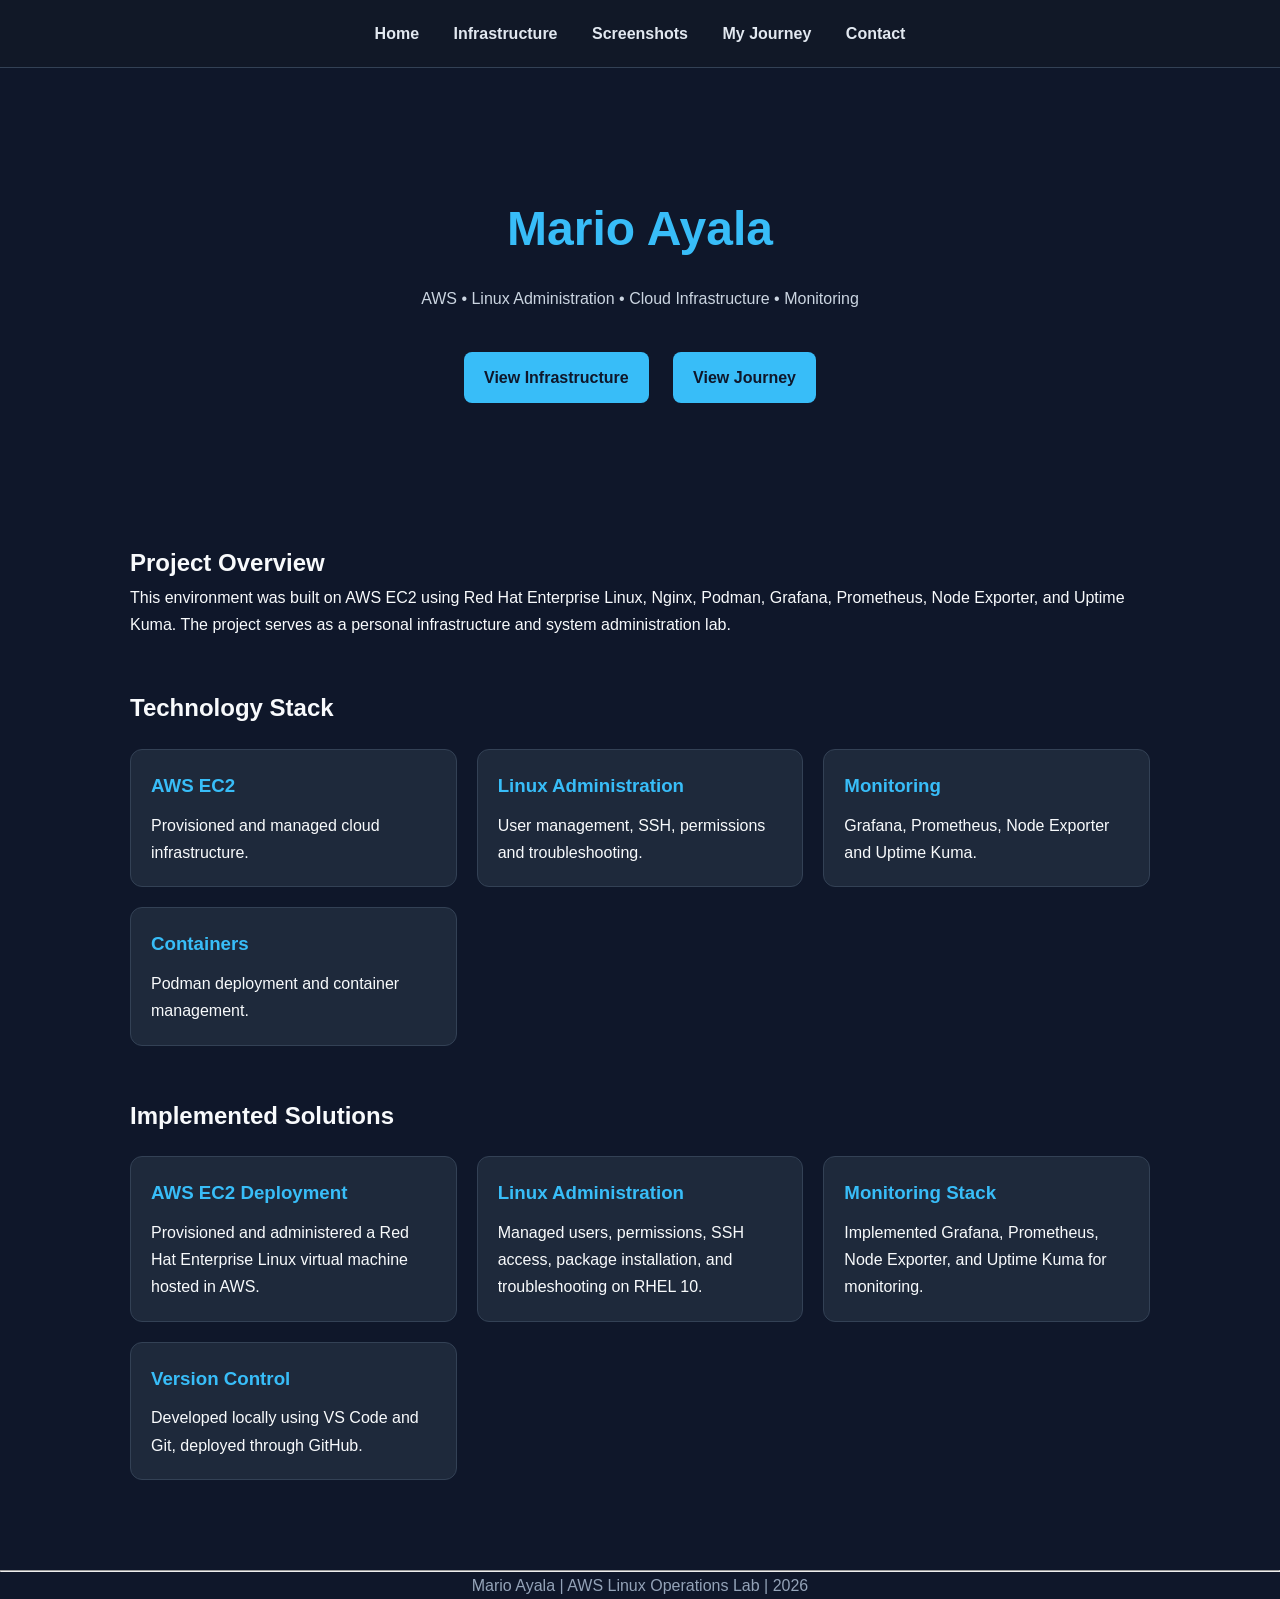
<file: index.html>
<!DOCTYPE html>
<html lang="en">

<head>
    <meta charset="UTF-8">
    <title>Mario Ayala | AWS Linux Operations Lab</title>
    <link rel="stylesheet" href="css/style.css">
</head>

<body>

<nav>
    <a href="index.html">Home</a>
    <a href="infrastructure.html">Infrastructure</a>
    <a href="screenshots.html">Screenshots</a>
    <a href="resume.html">My Journey</a>
    <a href="contact.html">Contact</a>
</nav>

<div class="container">

    <section class="hero">
        <h1>Mario Ayala</h1>

        <p>
            AWS • Linux Administration • Cloud Infrastructure • Monitoring
        </p>

        <div class="hero-buttons">
            <a href="infrastructure.html" class="button">
                View Infrastructure
            </a>

            <a href="resume.html" class="button">
                View Journey
            </a>
        </div>
    </section>

    <section class="section">
        <h2>Project Overview</h2>

        <p>
            This environment was built on AWS EC2 using Red Hat Enterprise Linux,
            Nginx, Podman, Grafana, Prometheus, Node Exporter, and Uptime Kuma.
            The project serves as a personal infrastructure and system administration lab.
        </p>
    </section>

    <section class="section">

        <h2>Technology Stack</h2>

        <div class="card-grid">

            <div class="card">
                <h3>AWS EC2</h3>
                <p>Provisioned and managed cloud infrastructure.</p>
            </div>

            <div class="card">
                <h3>Linux Administration</h3>
                <p>User management, SSH, permissions and troubleshooting.</p>
            </div>

            <div class="card">
                <h3>Monitoring</h3>
                <p>Grafana, Prometheus, Node Exporter and Uptime Kuma.</p>
            </div>

            <div class="card">
                <h3>Containers</h3>
                <p>Podman deployment and container management.</p>
            </div>

        </div>

    </section>

    <section class="section">

        <h2>Implemented Solutions</h2>

        <div class="card-grid">

            <div class="card">
                <h3>AWS EC2 Deployment</h3>
                <p>
                    Provisioned and administered a Red Hat Enterprise Linux
                    virtual machine hosted in AWS.
                </p>
            </div>

            <div class="card">
                <h3>Linux Administration</h3>
                <p>
                    Managed users, permissions, SSH access, package installation,
                    and troubleshooting on RHEL 10.
                </p>
            </div>

            <div class="card">
                <h3>Monitoring Stack</h3>
                <p>
                    Implemented Grafana, Prometheus, Node Exporter,
                    and Uptime Kuma for monitoring.
                </p>
            </div>

            <div class="card">
                <h3>Version Control</h3>
                <p>
                    Developed locally using VS Code and Git,
                    deployed through GitHub.
                </p>
            </div>

        </div>

    </section>

</div>

</body>

<footer>
    <hr>

    <p>
        Mario Ayala | AWS Linux Operations Lab | 2026
    </p>

</footer>
</html>
</file>
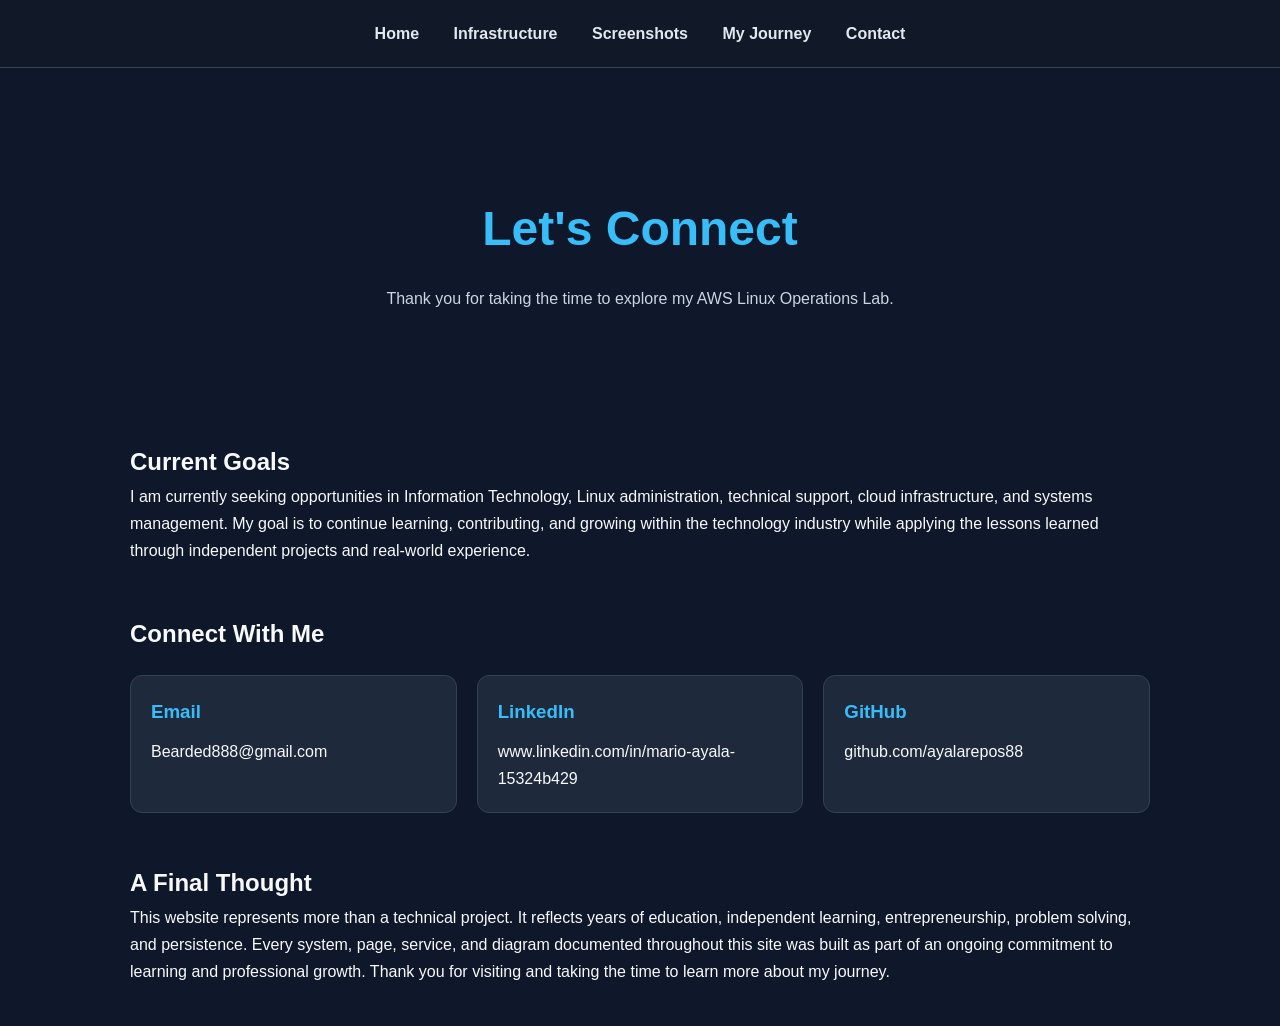
<file: contact.html>
<!DOCTYPE html>
<html>

<head>
    <meta charset="UTF-8">
    <title>Contact</title>
    <link rel="stylesheet" href="css/style.css">
</head>

<body>

<nav>
    <a href="index.html">Home</a>
    <a href="infrastructure.html">Infrastructure</a>
    <a href="screenshots.html">Screenshots</a>
    <a href="resume.html">My Journey</a>
    <a href="contact.html">Contact</a>
</nav>

<div class="container">

    <section class="hero">

        <h1>Let's Connect</h1>

        <p>
            Thank you for taking the time to explore my AWS Linux Operations Lab.
        </p>

    </section>

    <section class="section">

        <h2>Current Goals</h2>

        <p>
            I am currently seeking opportunities in Information Technology,
            Linux administration, technical support, cloud infrastructure,
            and systems management.

            My goal is to continue learning, contributing, and growing within
            the technology industry while applying the lessons learned through
            independent projects and real-world experience.
        </p>

    </section>

    <section class="section">

        <h2>Connect With Me</h2>

        <div class="card-grid">

            <div class="card">
                <h3>Email</h3>

                <p>
                    Bearded888@gmail.com
                </p>
            </div>

            <div class="card">
                <h3>LinkedIn</h3>

                <p>
                    www.linkedin.com/in/mario-ayala-15324b429
                </p>
            </div>

            <div class="card">
                <h3>GitHub</h3>

                <p>
                    github.com/ayalarepos88
                </p>
            </div>

        </div>

    </section>

    <section class="section">

        <h2>A Final Thought</h2>

        <p>
            This website represents more than a technical project.

            It reflects years of education, independent learning,
            entrepreneurship, problem solving, and persistence.

            Every system, page, service, and diagram documented throughout
            this site was built as part of an ongoing commitment to learning
            and professional growth.

            Thank you for visiting and taking the time to learn more about my journey.
        </p>

    </section>

</div>

</body>

</html>
</file>
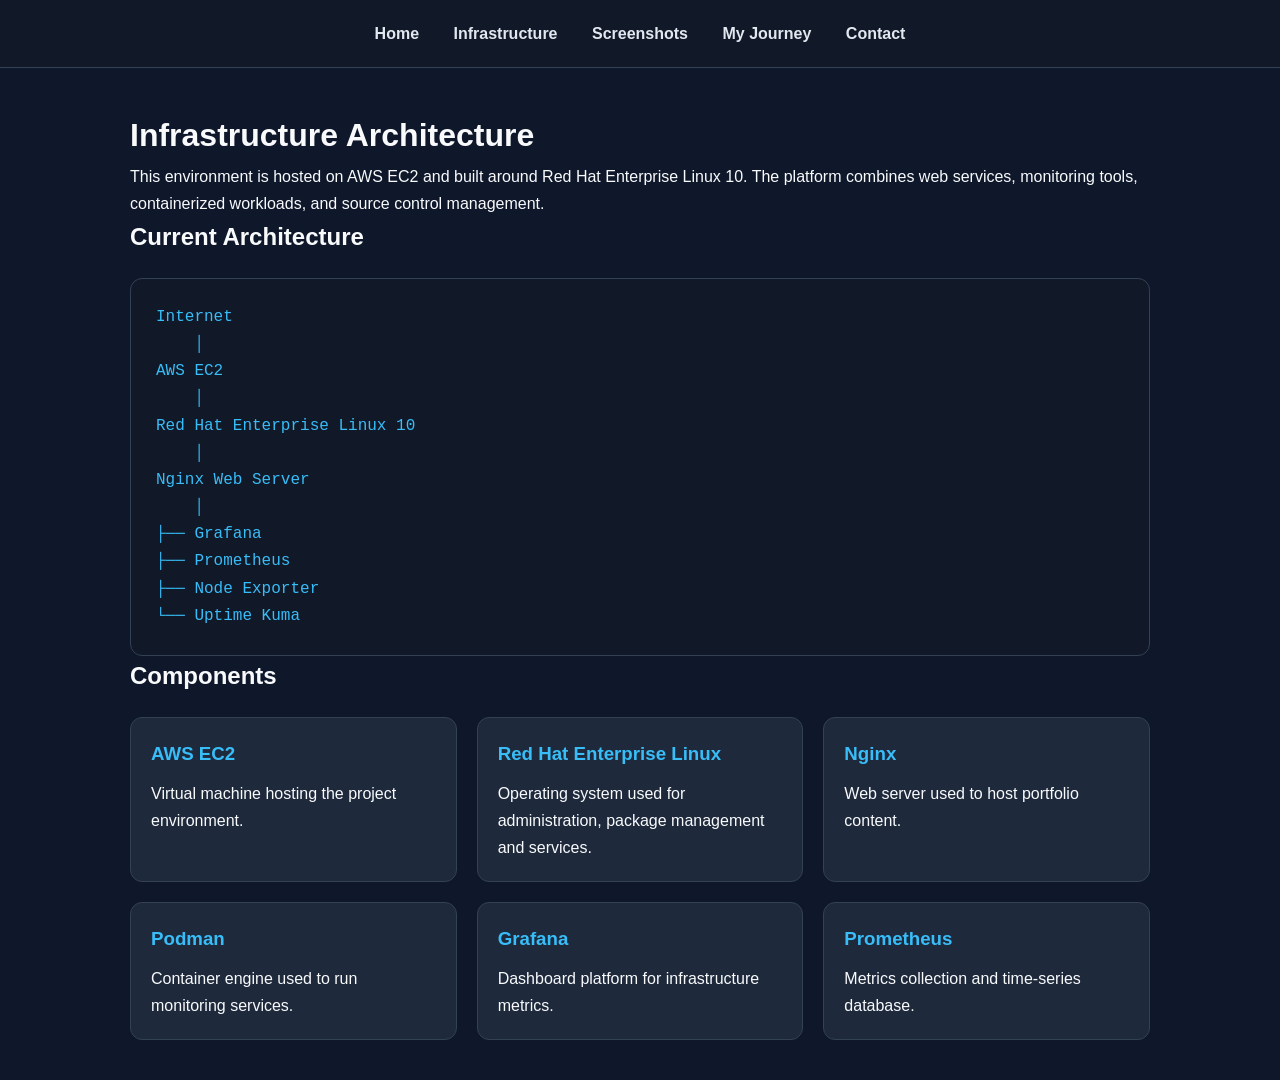
<file: infrastructure.html>
<!DOCTYPE html>
<html>

<head>
    <meta charset="UTF-8">
    <title>Infrastructure Architecture</title>
    <link rel="stylesheet" href="css/style.css">
</head>

<body>

<nav>
    <a href="index.html">Home</a>
    <a href="infrastructure.html">Infrastructure</a>
    <a href="screenshots.html">Screenshots</a>
    <a href="resume.html">My Journey</a>
    <a href="contact.html">Contact</a>
</nav>

<div class="container">

    <h1>Infrastructure Architecture</h1>

    <p>
        This environment is hosted on AWS EC2 and built around
        Red Hat Enterprise Linux 10. The platform combines
        web services, monitoring tools, containerized workloads,
        and source control management.
    </p>

    <h2>Current Architecture</h2>

    <div class="architecture-box">

<pre>
Internet
    │
AWS EC2
    │
Red Hat Enterprise Linux 10
    │
Nginx Web Server
    │
├── Grafana
├── Prometheus
├── Node Exporter
└── Uptime Kuma
</pre>

    </div>

    <h2>Components</h2>

    <div class="card-grid">

        <div class="card">
            <h3>AWS EC2</h3>
            <p>
                Virtual machine hosting the project environment.
            </p>
        </div>

        <div class="card">
            <h3>Red Hat Enterprise Linux</h3>
            <p>
                Operating system used for administration,
                package management and services.
            </p>
        </div>

        <div class="card">
            <h3>Nginx</h3>
            <p>
                Web server used to host portfolio content.
            </p>
        </div>

        <div class="card">
            <h3>Podman</h3>
            <p>
                Container engine used to run monitoring services.
            </p>
        </div>

        <div class="card">
            <h3>Grafana</h3>
            <p>
                Dashboard platform for infrastructure metrics.
            </p>
        </div>

        <div class="card">
            <h3>Prometheus</h3>
            <p>
                Metrics collection and time-series database.
            </p>
        </div>

    </div>

</div>

</body>

</html>
</file>
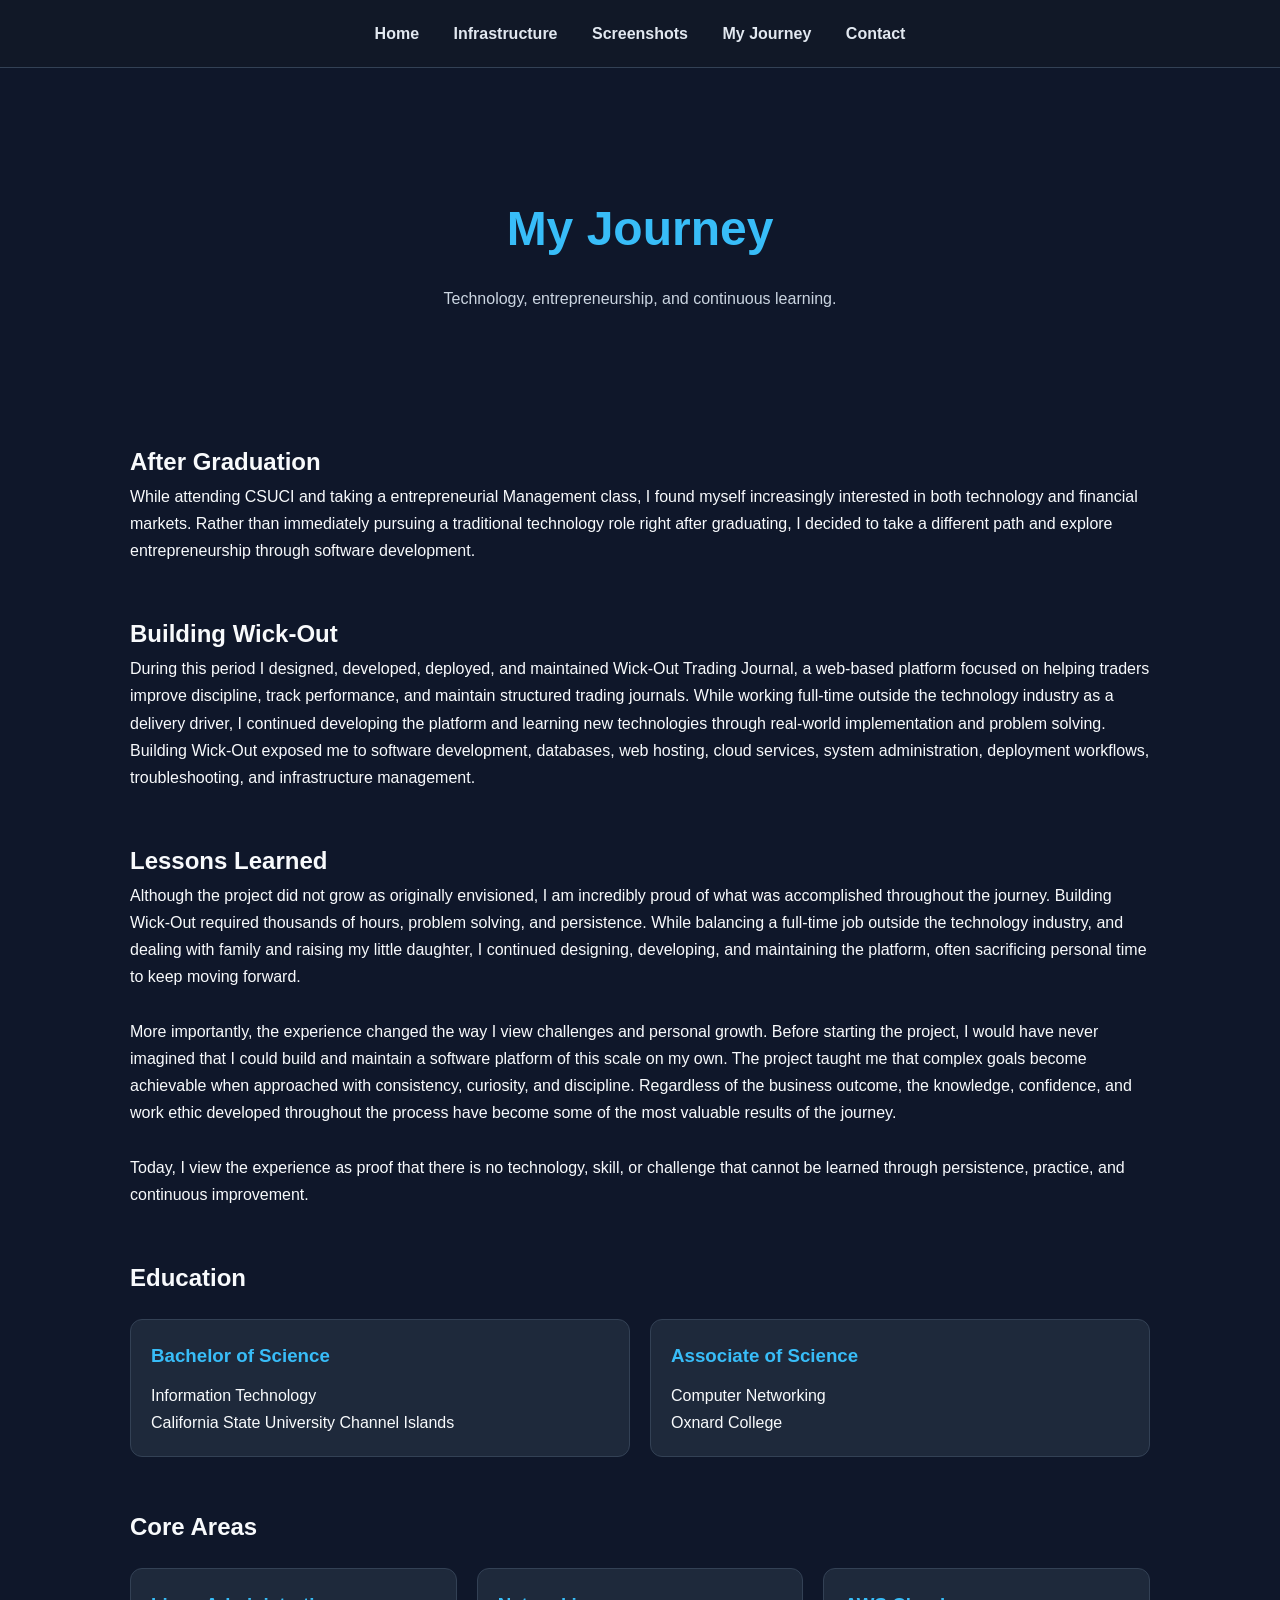
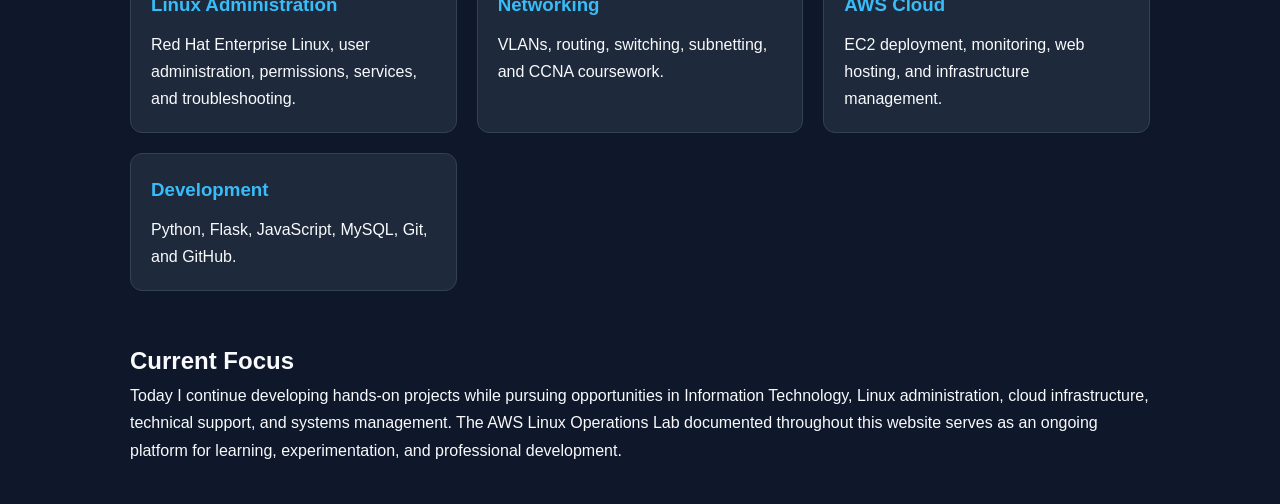
<file: resume.html>
<!DOCTYPE html>
<html>

<head>
    <meta charset="UTF-8">
    <title>My Journey</title>
    <link rel="stylesheet" href="css/style.css">
</head>

<body>

<nav>
    <a href="index.html">Home</a>
    <a href="infrastructure.html">Infrastructure</a>
    <a href="screenshots.html">Screenshots</a>
    <a href="resume.html">My Journey</a>
    <a href="contact.html">Contact</a>
</nav>

<div class="container">

    <section class="hero">
        <h1>My Journey</h1>

        <p>
            Technology, entrepreneurship, and continuous learning.
        </p>
    </section>

    <section class="section">

        <h2>After Graduation</h2>

        <p>
            While attending CSUCI and taking a entrepreneurial Management class, I found myself
            increasingly interested in both technology and financial markets.

            Rather than immediately pursuing a traditional technology role right after graduating,
            I decided to take a different path and explore entrepreneurship
            through software development.
        </p>

    </section>

    <section class="section">

        <h2>Building Wick-Out</h2>

        <p>
            During this period I designed, developed, deployed, and maintained
            Wick-Out Trading Journal, a web-based platform focused on helping
            traders improve discipline, track performance, and maintain
            structured trading journals.

            While working full-time outside the technology industry as a
            delivery driver, I continued developing the platform and learning
            new technologies through real-world implementation and problem
            solving.
        </p>

        <p>
            Building Wick-Out exposed me to software development,
            databases, web hosting, cloud services, system administration,
            deployment workflows, troubleshooting, and infrastructure
            management.
        </p>

    </section>

    <section class="section">

        <h2>Lessons Learned</h2>

        <p>
        Although the project did not grow as originally envisioned, I am incredibly
        proud of what was accomplished throughout the journey. Building Wick-Out required thousands of hours, problem solving,
        and persistence. While balancing a full-time job outside the technology
        industry, and dealing with family and raising my little daughter, I continued designing, developing, and maintaining the platform,
        often sacrificing personal time to keep moving forward.
        </p>
 
        <p>
        More importantly, the experience changed the way I view challenges and
        personal growth. Before starting the project, I would have never imagined
        that I could build and maintain a software platform of this scale on my own. The project taught me that complex goals become achievable when approached
        with consistency, curiosity, and discipline. Regardless of the business
        outcome, the knowledge, confidence, and work ethic developed throughout
        the process have become some of the most valuable results of the journey.
        </p>
 
        <p>
        Today, I view the experience as proof that there is no technology,
        skill, or challenge that cannot be learned through persistence,
        practice, and continuous improvement.
        </p>

    </section>

    <section class="section">

        <h2>Education</h2>

        <div class="card-grid">

            <div class="card">
                <h3>Bachelor of Science</h3>

                <p>
                    Information Technology<br>
                    California State University Channel Islands
                </p>
            </div>

            <div class="card">
                <h3>Associate of Science</h3>

                <p>
                    Computer Networking<br>
                    Oxnard College
                </p>
            </div>

        </div>

    </section>

    <section class="section">

        <h2>Core Areas</h2>

        <div class="card-grid">

            <div class="card">
                <h3>Linux Administration</h3>

                <p>
                    Red Hat Enterprise Linux, user administration,
                    permissions, services, and troubleshooting.
                </p>
            </div>

            <div class="card">
                <h3>Networking</h3>

                <p>
                    VLANs, routing, switching, subnetting,
                    and CCNA coursework.
                </p>
            </div>

            <div class="card">
                <h3>AWS Cloud</h3>

                <p>
                    EC2 deployment, monitoring,
                    web hosting, and infrastructure management.
                </p>
            </div>

            <div class="card">
                <h3>Development</h3>

                <p>
                    Python, Flask, JavaScript,
                    MySQL, Git, and GitHub.
                </p>
            </div>

        </div>

    </section>

    <section class="section">

        <h2>Current Focus</h2>

        <p>
            Today I continue developing hands-on projects while pursuing
            opportunities in Information Technology, Linux administration,
            cloud infrastructure, technical support, and systems management.

            The AWS Linux Operations Lab documented throughout this website
            serves as an ongoing platform for learning, experimentation,
            and professional development.
        </p>

    </section>

</div>

</body>

</html>
</file>
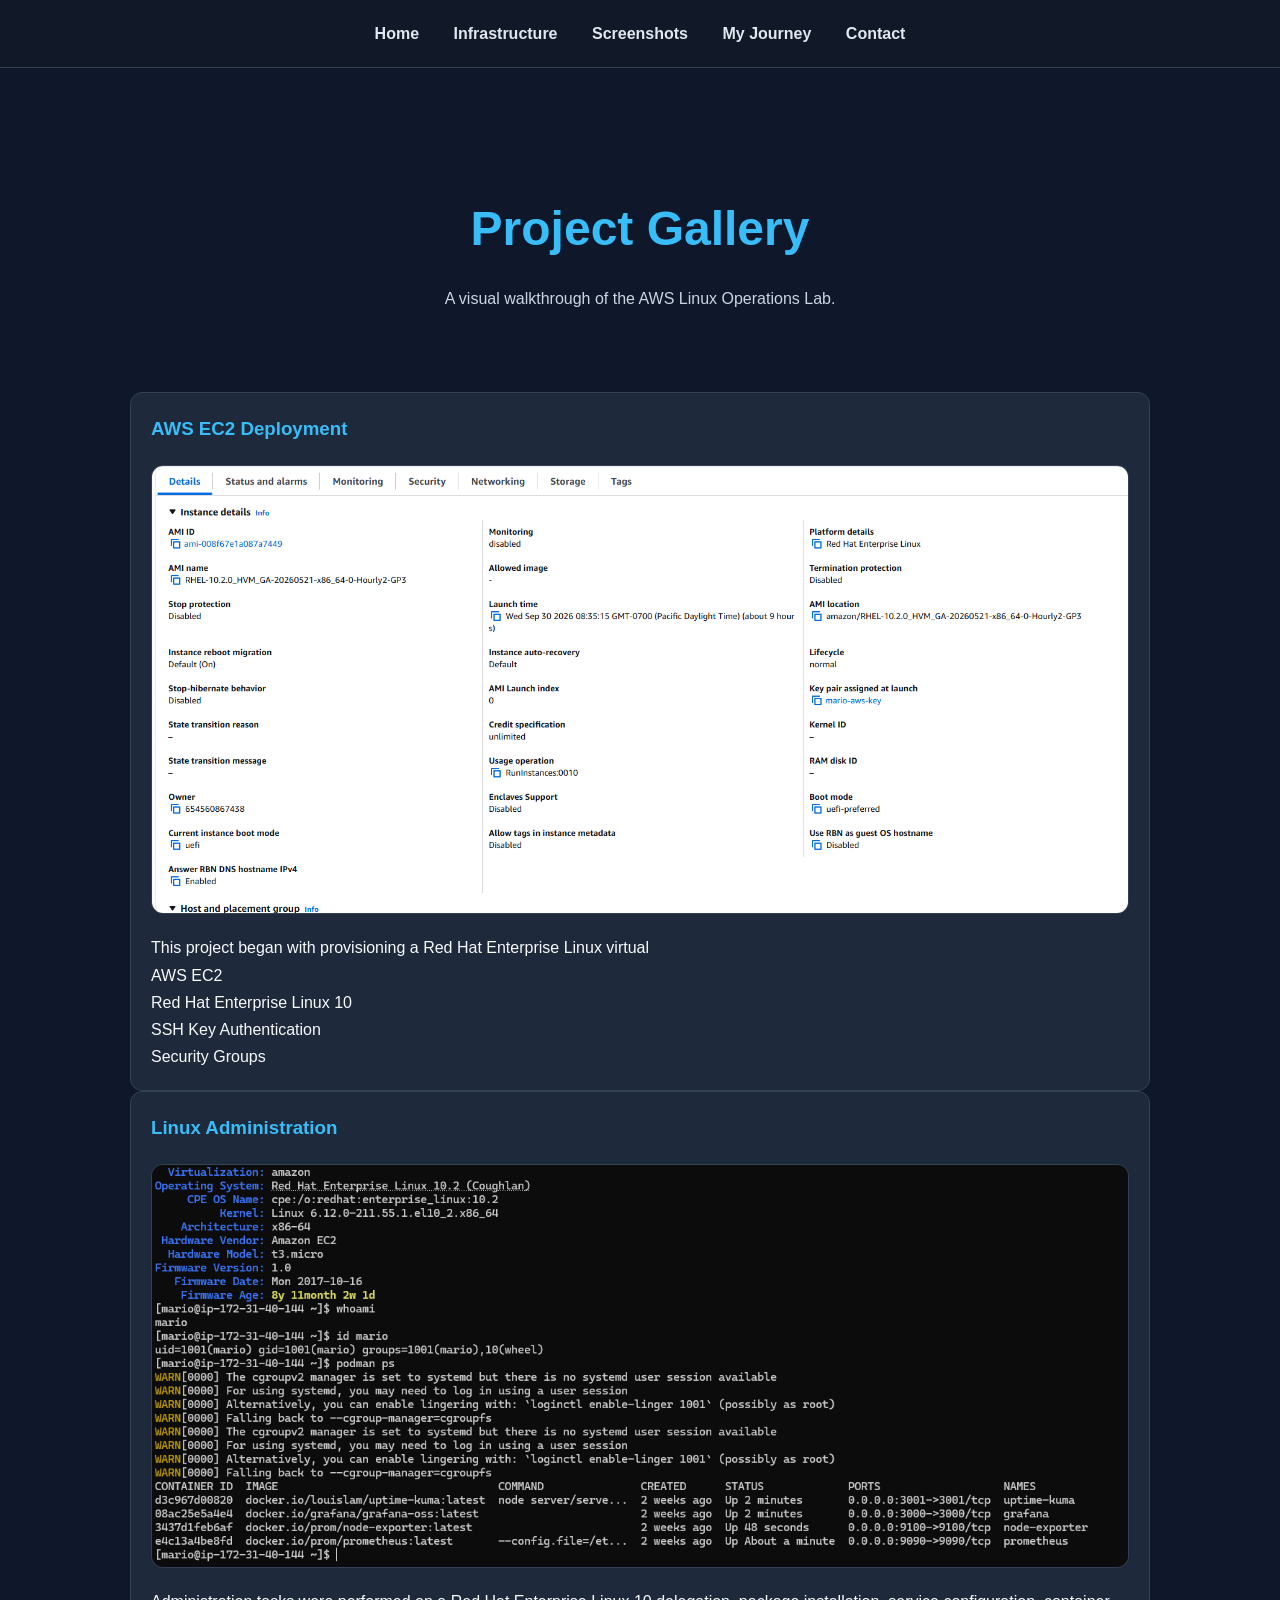
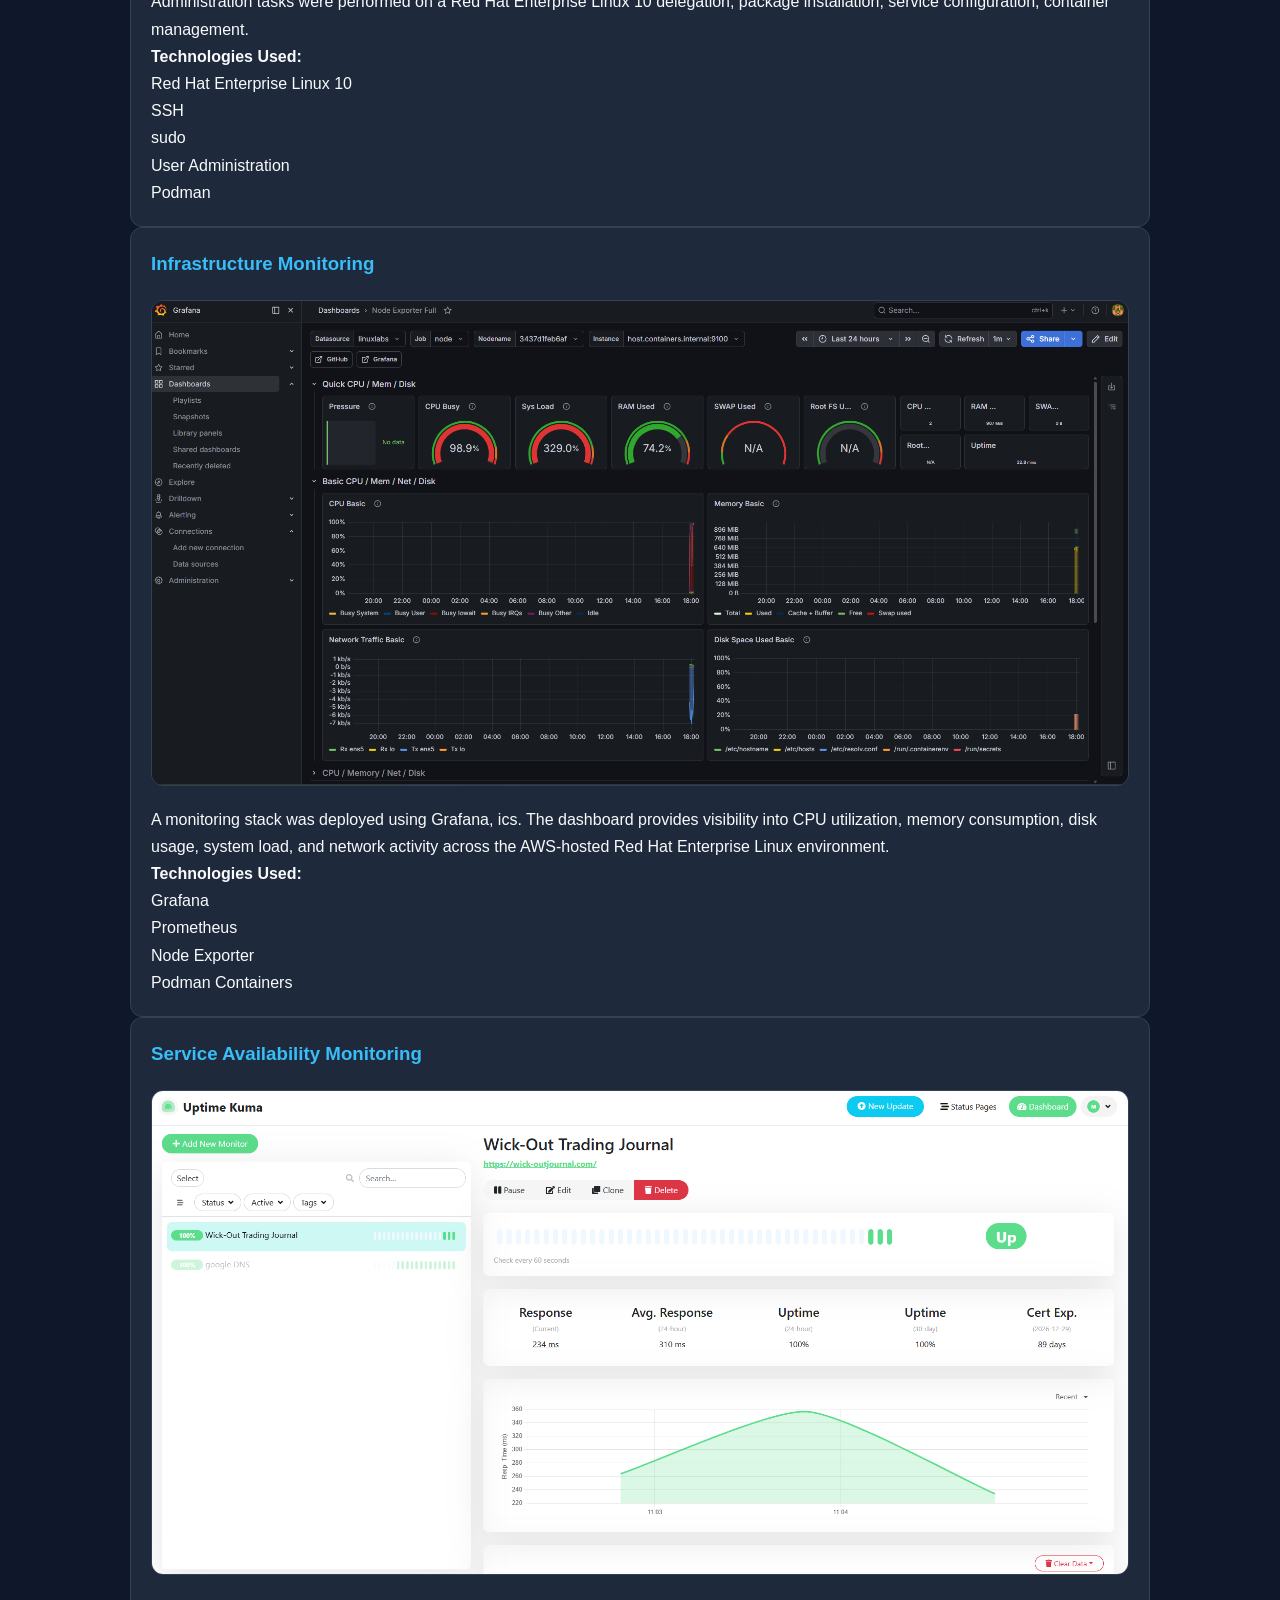
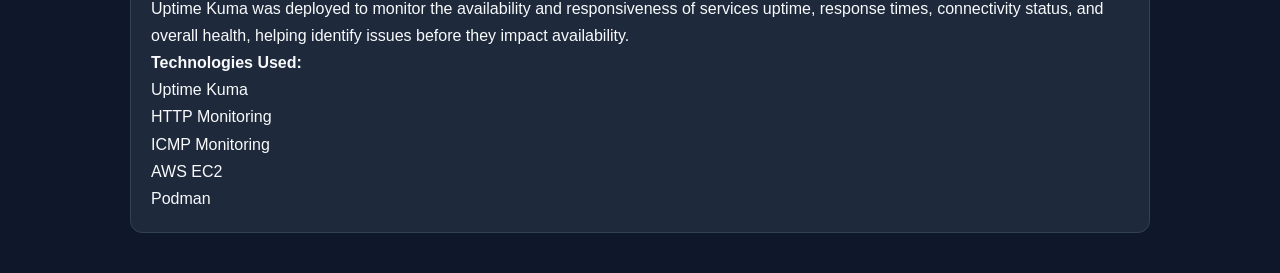
<file: screenshots.html>
<!DOCTYPE html>
<html>

<head>
    <meta charset="UTF-8">
    <title>Project Gallery</title>
    <link rel="stylesheet" href="css/style.css">
</head>

<body>

<nav>
    <a href="index.html">Home</a>
    <a href="infrastructure.html">Infrastructure</a>
    <a href="screenshots.html">Screenshots</a>
    <a href="resume.html">My Journey</a>
    <a href="contact.html">Contact</a>
</nav>

<div class="container">

    <section class="hero">
        <h1>Project Gallery</h1>

        <p>
            A visual walkthrough of the AWS Linux Operations Lab.
        </p>
    </section>

    <div class="card">

        <h3>AWS EC2 Deployment</h3>

        <img
            src="images/aws-ec2-instance.png"
            alt="AWS EC2 Instance"
            class="gallery-image">

        <p>
            This project began with provisioning a Red Hat Enterprise Linux
            virtual </strong><br>
            AWS EC2<br>
            Red Hat Enterprise Linux 10<br>
            SSH Key Authentication<br>
            Security Groups
        </p>

    </div>

    <div class="card">

        <h3>Linux Administration</h3>

        <img
            src="images/linux-administration.png"
            alt="Linux Administration"
            class="gallery-image">

        <p>
            Administration tasks were performed on a Red Hat Enterprise Linux 10
            delegation, package installation, service configuration,
            container management.
        </p>

        <p>

            <strong>Technologies Used:</strong><br>

            Red Hat Enterprise Linux 10<br>
            SSH<br>
            sudo<br>
            User Administration<br>
            Podman

        </p>

    </div>

    <div class="card">

        <h3>Infrastructure Monitoring</h3>

        <img
            src="images/grafana-dashboard.png"
            alt="Grafana Dashboard"
            class="gallery-image">

        <p>

            A monitoring stack was deployed using Grafana, ics.

            The dashboard provides visibility into CPU utilization,
            memory consumption, disk usage, system load, and network activity
            across the AWS-hosted Red Hat Enterprise Linux environment.

        </p>

        <p>

            <strong>Technologies Used:</strong><br>

            Grafana<br>
            Prometheus<br>
            Node Exporter<br>
            Podman Containers

        </p>

    </div>

    <div class="card">

        <h3>Service Availability Monitoring</h3>

        <img
            src="images/uptime-kuma.png"
            alt="Uptime Kuma Dashboard"
            class="gallery-image">

        <p>

            Uptime Kuma was deployed to monitor the availability and
            responsiveness of services uptime,
            response times, connectivity status, and overall health,
            helping identify issues before they impact availability.

        </p>

        <p>

            <strong>Technologies Used:</strong><br>

            Uptime Kuma<br>
            HTTP Monitoring<br>
            ICMP Monitoring<br>
            AWS EC2<br>
            Podman

        </p>

    </div>


</div>

</body>

</html>
</file>
<file: css/style.css>
* {
    margin: 0;
    padding: 0;
    box-sizing: border-box;
}

body {
    font-family: Segoe UI, Arial, sans-serif;
    background-color: #0f172a;
    color: #f8fafc;
    line-height: 1.7;
}

nav {
    background-color: #111827;
    padding: 20px;
    text-align: center;
    border-bottom: 1px solid #334155;
}

nav a {
    color: #e2e8f0;
    text-decoration: none;
    margin: 0 15px;
    font-weight: bold;
}

nav a:hover {
    color: #38bdf8;
}

.container {
    max-width: 1100px;
    margin: auto;
    padding: 40px;
}

.hero {
    text-align: center;
    padding: 80px 20px;
}

.hero h1 {
    font-size: 3rem;
    color: #38bdf8;
}

.hero p {
    margin-top: 15px;
    color: #cbd5e1;
}

.section {
    margin-top: 50px;
}

.card-grid {
    display: grid;
    grid-template-columns: repeat(auto-fit,minmax(250px,1fr));
    gap: 20px;
    margin-top: 20px;
}

.card {
    background-color: #1e293b;
    padding: 20px;
    border-radius: 12px;
    border: 1px solid #334155;
}

.card h3 {
    color: #38bdf8;
    margin-bottom: 10px;
}

.hero-buttons {
    margin-top: 30px;
}

.button {
    display: inline-block;
    background-color: #38bdf8;
    color: #0f172a;
    text-decoration: none;
    padding: 12px 20px;
    border-radius: 8px;
    margin: 10px;
    font-weight: bold;
}

.button:hover {
    background-color: #0ea5e9;
}


footer {
    text-align: center;
    margin-top: 50px;
    color: #94a3b8;
}


.architecture-box {
    background-color: #111827;
    padding: 25px;
    border-radius: 12px;
    border: 1px solid #334155;
    margin-top: 20px;
}

.architecture-box pre {
    color: #38bdf8;
    font-size: 1rem;
}



.gallery-image {
    width: 100%;
    max-width: 1100px;
    display: block;
    margin: 20px auto;
    border-radius: 12px;
    border: 1px solid #334155;
}



/*this is the end of css code */
</file>
